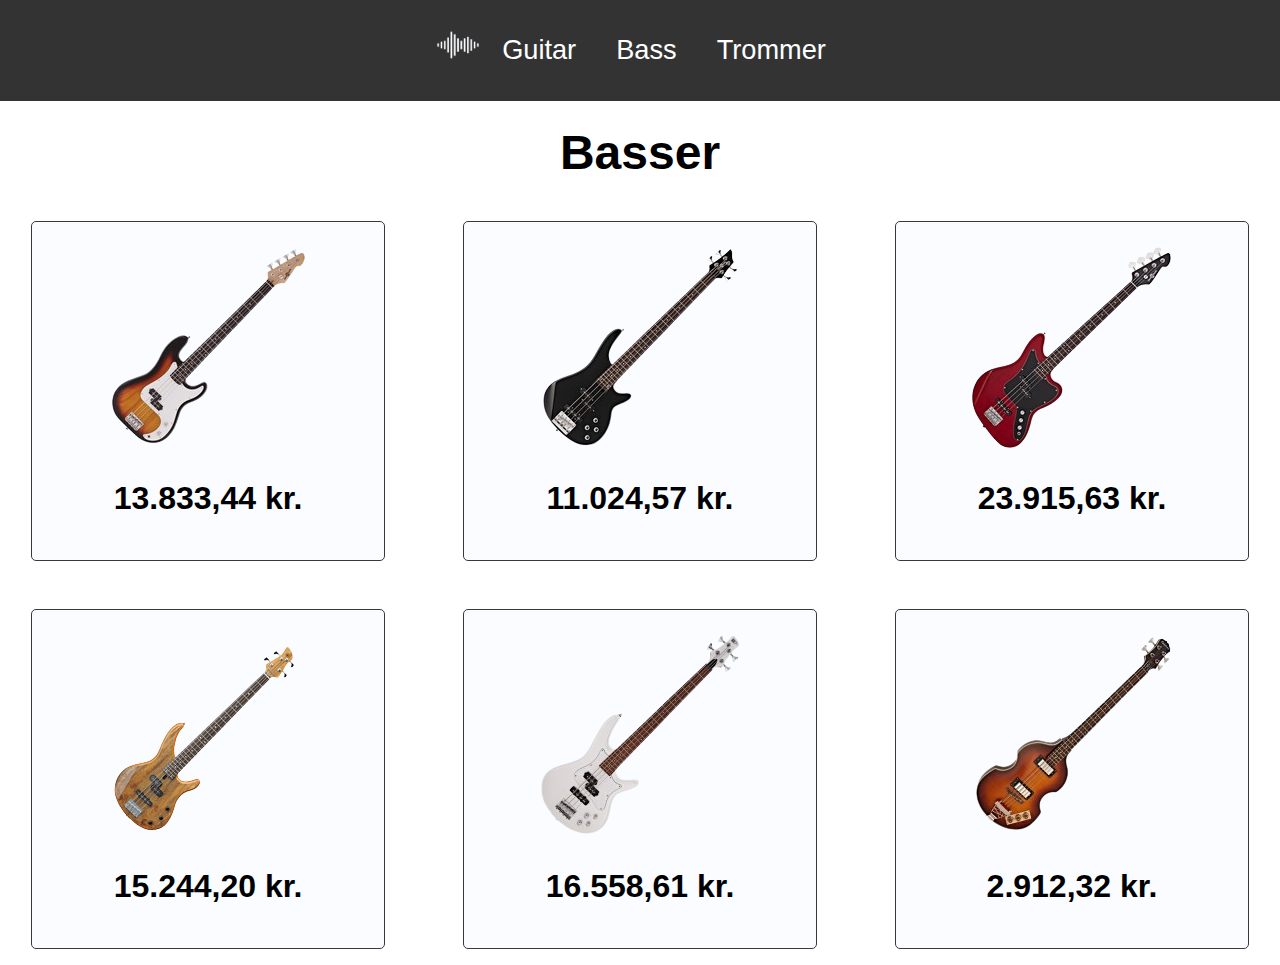
<file: products/bass.html>
<!DOCTYPE html>
<html lang="en">
  <head>
    <meta charset="UTF-8" />
    <meta http-equiv="X-UA-Compatible" content="IE=edge" />
    <meta name="viewport" content="width=device-width, initial-scale=1.0" />
    <title>Tune Town</title>
    <link rel="icon" type="image/x-icon" href="./img/favicon.ico" />
    <link rel="stylesheet" href="./css/core/navbar.css" />
    <link rel="stylesheet" href="./css/core/items.css" />
    <link rel="stylesheet" href="./css/guitar.css" />

    <script src="./js/prices.js" defer></script>

    <script src="../js/nav.js" defer></script>
  </head>
  <body>
    <nav>
      <div class="nav-container">
        <div class="nav-brand">
          <a href="../index.html">
            <img src="../img/sound.png" alt="Logo" />
          </a>
        </div>
        <div class="nav-toggle">
          <span></span>
          <span></span>
          <span></span>
        </div>
        <ul class="nav-menu">
          <li><a href="./guitar.html">Guitar</a></li>
          <li><a href="./bass.html">Bass</a></li>
          <li><a href="./trommer.html">Trommer</a></li>
        </ul>
      </div>
    </nav>

    <h1 class="title">Basser</h1>
    <div class="list">
      <div class="item">
        <img src="../img/bass/1.png" alt="Bass 1" />
        <h1 class="price">0 kr.</h1>
      </div>
      <div class="item">
        <img src="../img/bass/2.png" alt="Bass 2" />
        <h1 class="price">0 kr.</h1>
      </div>
      <div class="item">
        <img src="../img/bass/3.png" alt="Bass 3" />
        <h1 class="price">0 kr.</h1>
      </div>
      <div class="item">
        <img src="../img/bass/4.png" alt="Bass 4" />
        <h1 class="price">0 kr.</h1>
      </div>
      <div class="item">
        <img src="../img/bass/5.png" alt="Bass 5" />
        <h1 class="price">0 kr.</h1>
      </div>
      <div class="item">
        <img src="../img/bass/6.png" alt="Bass 6" />
        <h1 class="price">0 kr.</h1>
      </div>
    </div>
  </body>
</html>
</file>
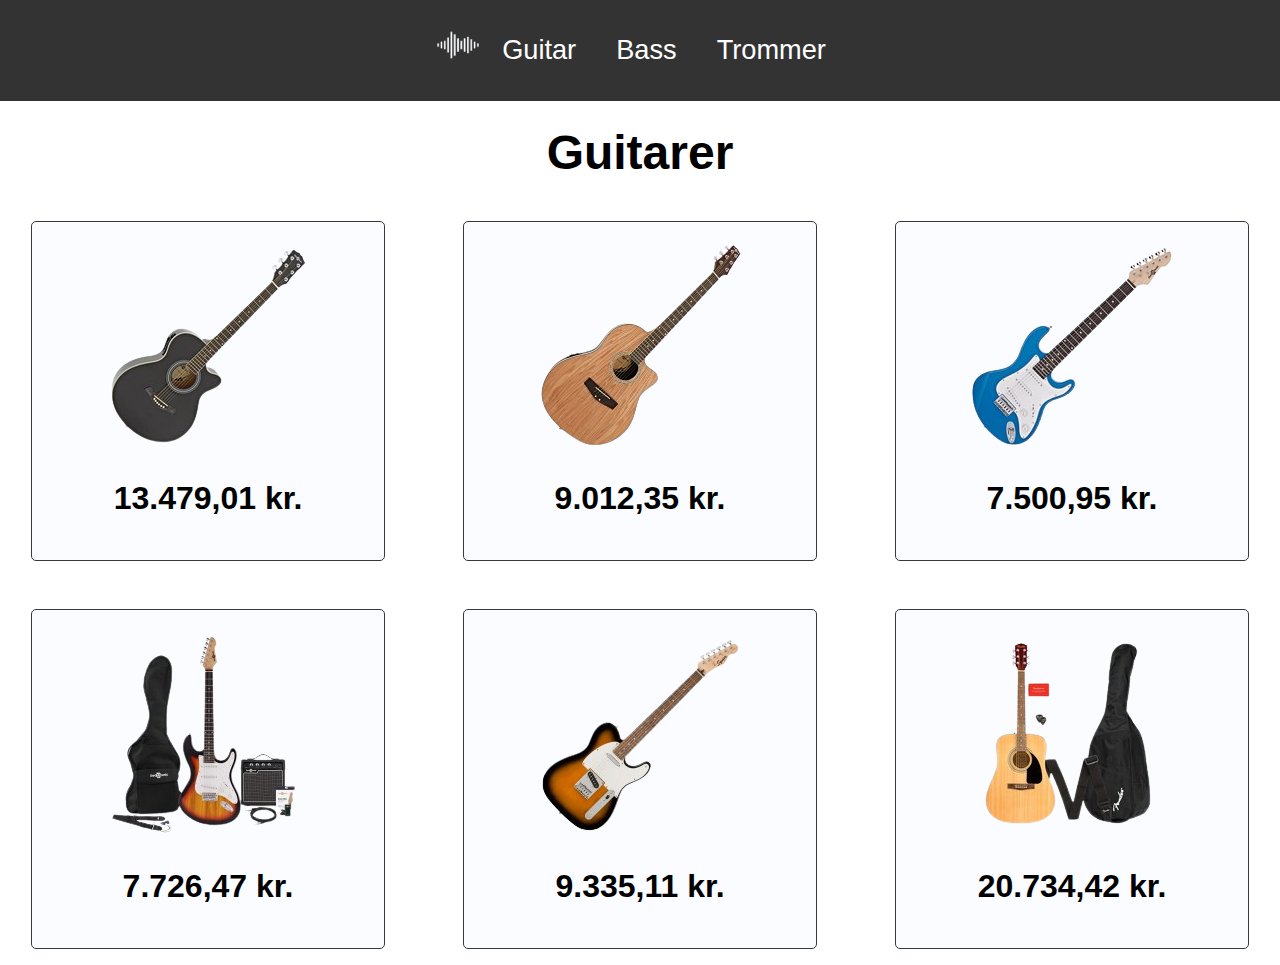
<file: products/guitar.html>
<!DOCTYPE html>
<html lang="en">
  <head>
    <meta charset="UTF-8" />
    <meta http-equiv="X-UA-Compatible" content="IE=edge" />
    <meta name="viewport" content="width=device-width, initial-scale=1.0" />
    <title>Tune Town</title>
    <link rel="icon" type="image/x-icon" href="./img/favicon.ico" />
    <link rel="stylesheet" href="./css/core/navbar.css" />
    <link rel="stylesheet" href="./css/core/items.css" />
    <link rel="stylesheet" href="./css/guitar.css" />

    <script src="./js/prices.js" defer></script>

    <script src="../js/nav.js" defer></script>
  </head>
  <body>
    <nav>
      <div class="nav-container">
        <div class="nav-brand">
          <a href="../index.html">
            <img src="../img/sound.png" alt="Logo" />
          </a>
        </div>
        <div class="nav-toggle">
          <span></span>
          <span></span>
          <span></span>
        </div>
        <ul class="nav-menu">
          <li><a href="./guitar.html">Guitar</a></li>
          <li><a href="./bass.html">Bass</a></li>
          <li><a href="./trommer.html">Trommer</a></li>
        </ul>
      </div>
    </nav>

    <h1 class="title">Guitarer</h1>
    <div class="list">
      <div class="item">
        <img src="../img/guitars/1.png" alt="Guitar 1" />
        <h1 class="price">0 kr.</h1>
      </div>
      <div class="item">
        <img src="../img/guitars/2.png" alt="Guitar 2" />
        <h1 class="price">0 kr.</h1>
      </div>
      <div class="item">
        <img src="../img/guitars/3.png" alt="Guitar 3" />
        <h1 class="price">0 kr.</h1>
      </div>
      <div class="item">
        <img src="../img/guitars/4.png" alt="Guitar 4" />
        <h1 class="price">0 kr.</h1>
      </div>
      <div class="item">
        <img src="../img/guitars/5.png" alt="Guitar 5" />
        <h1 class="price">0 kr.</h1>
      </div>
      <div class="item">
        <img src="../img/guitars/6.png" alt="Guitar 6" />
        <h1 class="price">0 kr.</h1>
      </div>
    </div>
  </body>
</html>
</file>
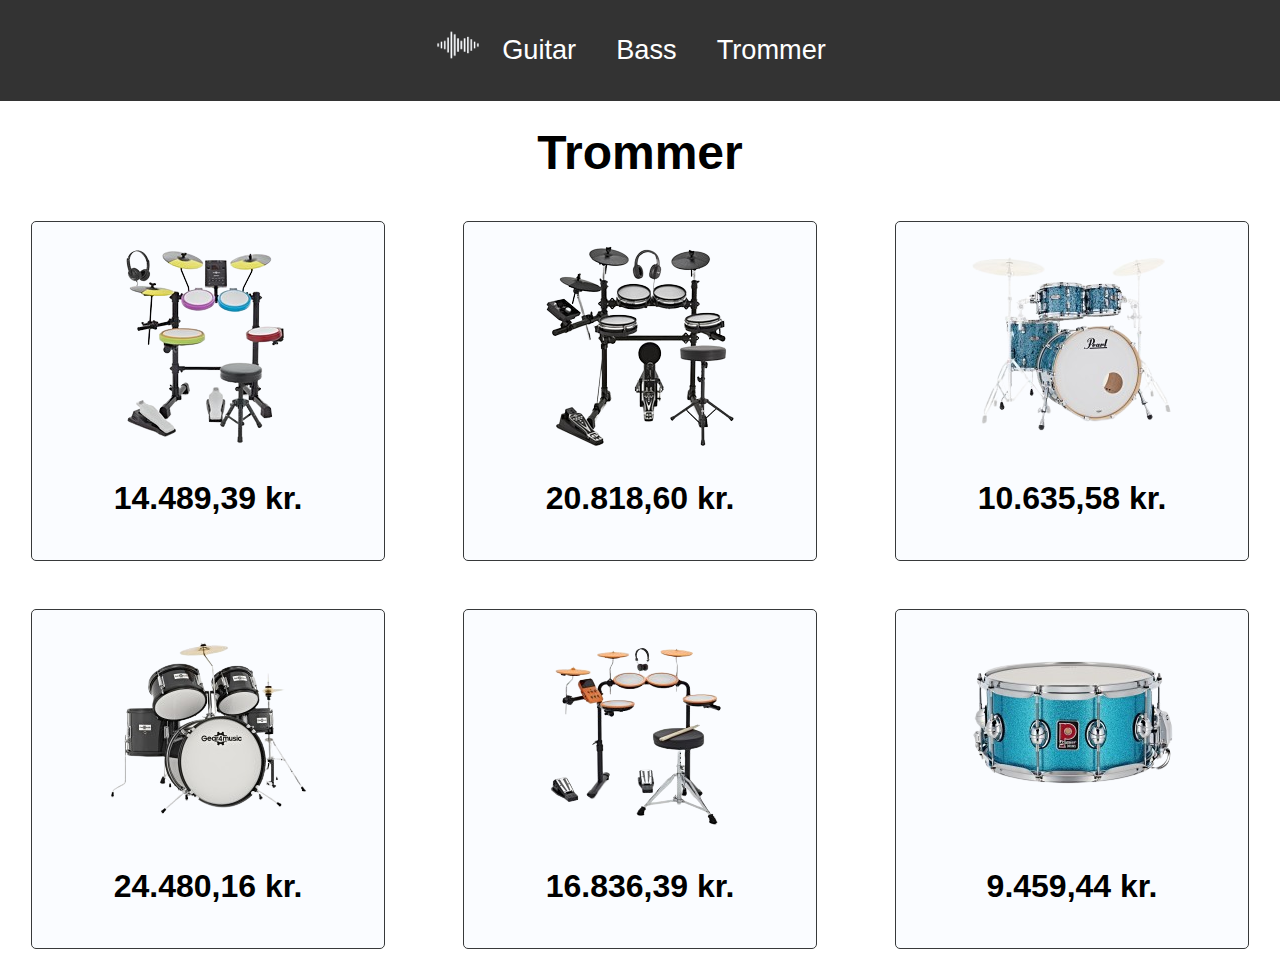
<file: products/trommer.html>
<!DOCTYPE html>
<html lang="en">
  <head>
    <meta charset="UTF-8" />
    <meta http-equiv="X-UA-Compatible" content="IE=edge" />
    <meta name="viewport" content="width=device-width, initial-scale=1.0" />
    <title>Tune Town</title>
    <link rel="icon" type="image/x-icon" href="./img/favicon.ico" />
    <link rel="stylesheet" href="./css/core/navbar.css" />
    <link rel="stylesheet" href="./css/core/items.css" />
    <link rel="stylesheet" href="./css/guitar.css" />

    <script src="./js/prices.js" defer></script>

    <script src="../js/nav.js" defer></script>
  </head>
  <body>
    <nav>
      <div class="nav-container">
        <div class="nav-brand">
          <a href="../index.html">
            <img src="../img/sound.png" alt="Logo" />
          </a>
        </div>
        <div class="nav-toggle">
          <span></span>
          <span></span>
          <span></span>
        </div>
        <ul class="nav-menu">
          <li><a href="./guitar.html">Guitar</a></li>
          <li><a href="./bass.html">Bass</a></li>
          <li><a href="./trommer.html">Trommer</a></li>
        </ul>
      </div>
    </nav>

    <h1 class="title">Trommer</h1>
    <div class="list">
      <div class="item">
        <img src="../img/drums/1.png" alt="Tromme 1" />
        <h1 class="price">0 kr.</h1>
      </div>
      <div class="item">
        <img src="../img/drums/2.png" alt="Tromme 2" />
        <h1 class="price">0 kr.</h1>
      </div>
      <div class="item">
        <img src="../img/drums/3.png" alt="Tromme 3" />
        <h1 class="price">0 kr.</h1>
      </div>
      <div class="item">
        <img src="../img/drums/4.png" alt="Tromme 4" />
        <h1 class="price">0 kr.</h1>
      </div>
      <div class="item">
        <img src="../img/drums/5.png" alt="Tromme 5" />
        <h1 class="price">0 kr.</h1>
      </div>
      <div class="item">
        <img src="../img/drums/6.png" alt="Tromme 6" />
        <h1 class="price">0 kr.</h1>
      </div>
    </div>
  </body>
</html>
</file>
<file: products/css/core/navbar.css>
nav {

    background-color: #333;
    color: #fff;
    position: sticky;

    top: 0;
}
  
.nav-container {
    display: flex;
    flex-wrap: wrap;
    justify-content: space-between;
    align-items: center;
    padding: 10px;
    max-width: 1200px;
    margin: 0 auto;
}

.nav-brand a {

    font-size: 24px;
    font-weight: bold;
    text-decoration: none;
}

.nav-brand img {

    width: 3rem;
    height: auto;
}
  
.nav-toggle {

    display: none;
    cursor: pointer;
}
  
.nav-toggle span {

    display: block;
    height: 2px;
    width: 25px;
    margin-bottom: 5px;
    background-color: #fff;
}

.nav-menu {

    display: flex;
    justify-content: flex-end;
    align-items: center;
    margin: 0;
    padding: 0;
    list-style: none;
    font-size: 1.7rem;
}

.nav-menu li {

    margin: 0 10px;
}

.nav-menu li a {

    display: block;
    text-decoration: none;
    color: #fff;
    padding: 10px;
}
  
@media screen and (max-width: 768px) {

    .nav-menu {

        position: absolute;
        top: 60px;
        left: 0;
        right: 0;
        background-color: #333;
        display: none;
        flex-direction: column;
        align-items: center;
        justify-content: center;
        height: 100vh;
        margin: 0;
        padding: 0;
    }

    .nav-menu li {

      margin: 10px 0;
    }

    .nav-toggle {

      display: block;
    }
}

.nav-active {
    
    display: flex !important;
    
    height: 15rem;
}
</file>
<file: products/css/core/items.css>
:root {

    --primary-color: #FF8811;
    --secondary-color: #FAFCFF;
    --third-color: #37393A;
}

.title {

    font-size: 3rem;
    font-weight: 700;
    text-align: center;
    margin: 1rem 0;
}

.list {
    
    display: grid;
    grid-template-columns: repeat(3, 1fr);
    grid-gap: 1rem;
    margin: 0;
    padding: 0;
    
    justify-items: center;
}

.item {

    display: flex;
    flex-direction: column;
    align-items: center;
    justify-content: center;
    background-color: var(--secondary-color);
    border: 1px solid var(--third-color);
    border-radius: 5px;
    padding: 1rem;
    margin: 1rem;
    width: 20rem;
    height: auto;
}

.item img {

    max-height: 20rem;
    max-width: auto;
}

@media screen and (max-width: 1200px) {

    .list {

        grid-template-columns: repeat(2, 1fr);
    }
}

@media screen and (max-width: 768px) {

    .list {
        
        grid-template-columns: repeat(1, 1fr);
    }
}
</file>
<file: products/css/guitar.css>
:root {

    --primary-color: #FF8811;
    --secondary-color: #FAFCFF;
    --third-color: #37393A;
}

body {
    
    font-family: 'Roboto', sans-serif;
    font-size: 1rem;
    font-weight: 400;
    line-height: 1.5;
    margin: 0;
    padding: 0;
}

.heavy {

    background-color: var(--primary-color);
}

/* Navigation bar: */
nav {

    display: flex;
    justify-content: space-between;
    align-items: center;
    background-color: #333;
    color: #fff;
    padding: 10px;
}

.nav-links {

    display: flex;
    justify-content: space-between;
    list-style: none;
    margin: 0;
}

.nav-links li a {

    font-size: 18px;
    font-weight: bold;
    color: #fff;
    text-decoration: none;
    margin: 0 10px;
}

.logo {

    display: flex;
    align-items: center;
}

.logo a {

    font-size: 20px;
    font-weight: bold;
    color: #fff;
    text-decoration: none;
    margin: 0 10px;
}

.logo span {

    font-size: 20px;
    font-weight: bold;
    margin-left: 10px;

    /* Center the text horizontally */
    position: absolute;
    top: 50%;
    transform: translateY(-50%);
}

.logo img {

    width: 100px;
    height: auto;
}
</file>
